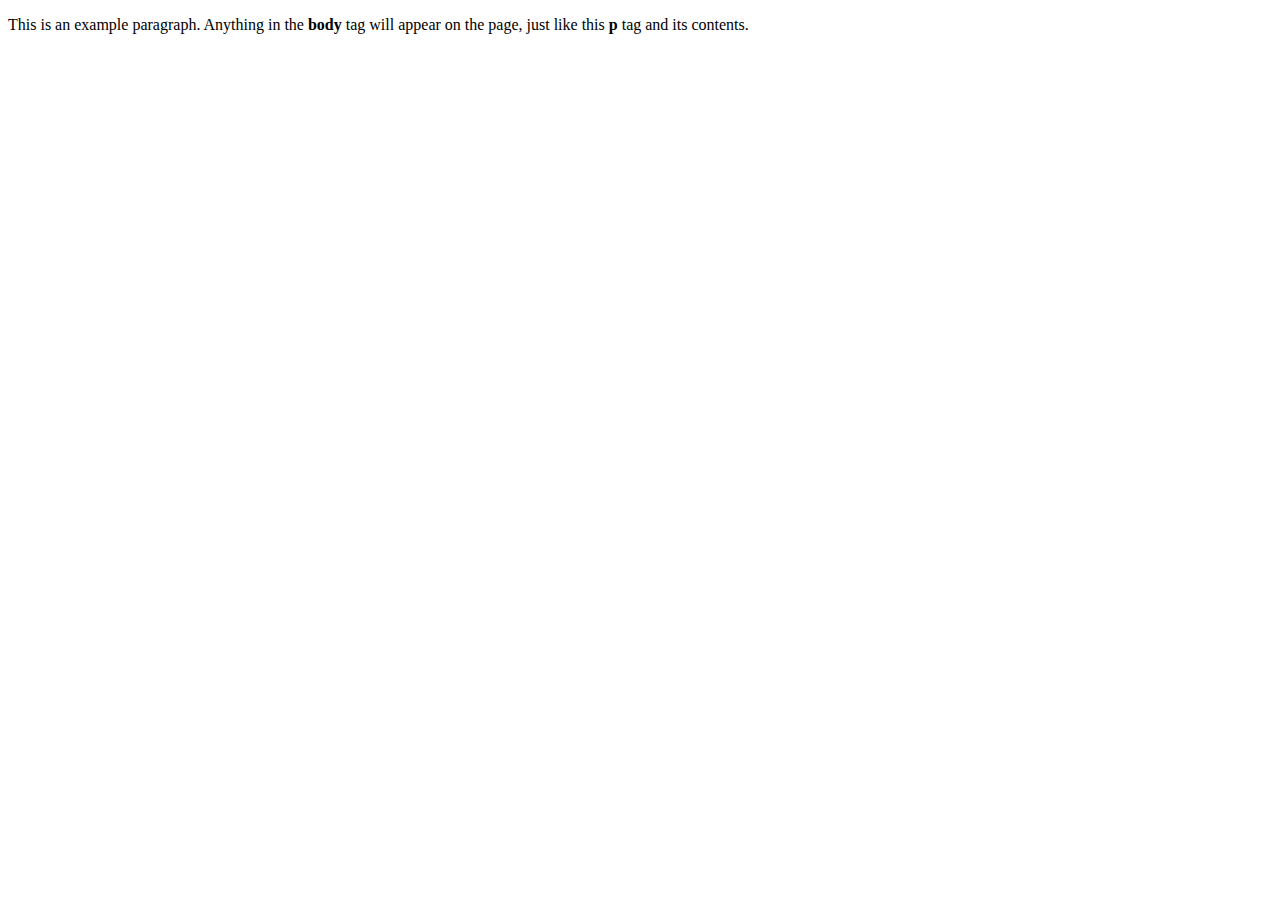
<file: index.html>
<!doctype html>
<html>
  <head>
    <title>This is the title of the webpage!</title>
  </head>
  <body>
    <p>This is an example paragraph. Anything in the <strong>body</strong> tag will appear on the page, just like this <strong>p</strong> tag and its contents.</p>
  </body>
</html>
</file>
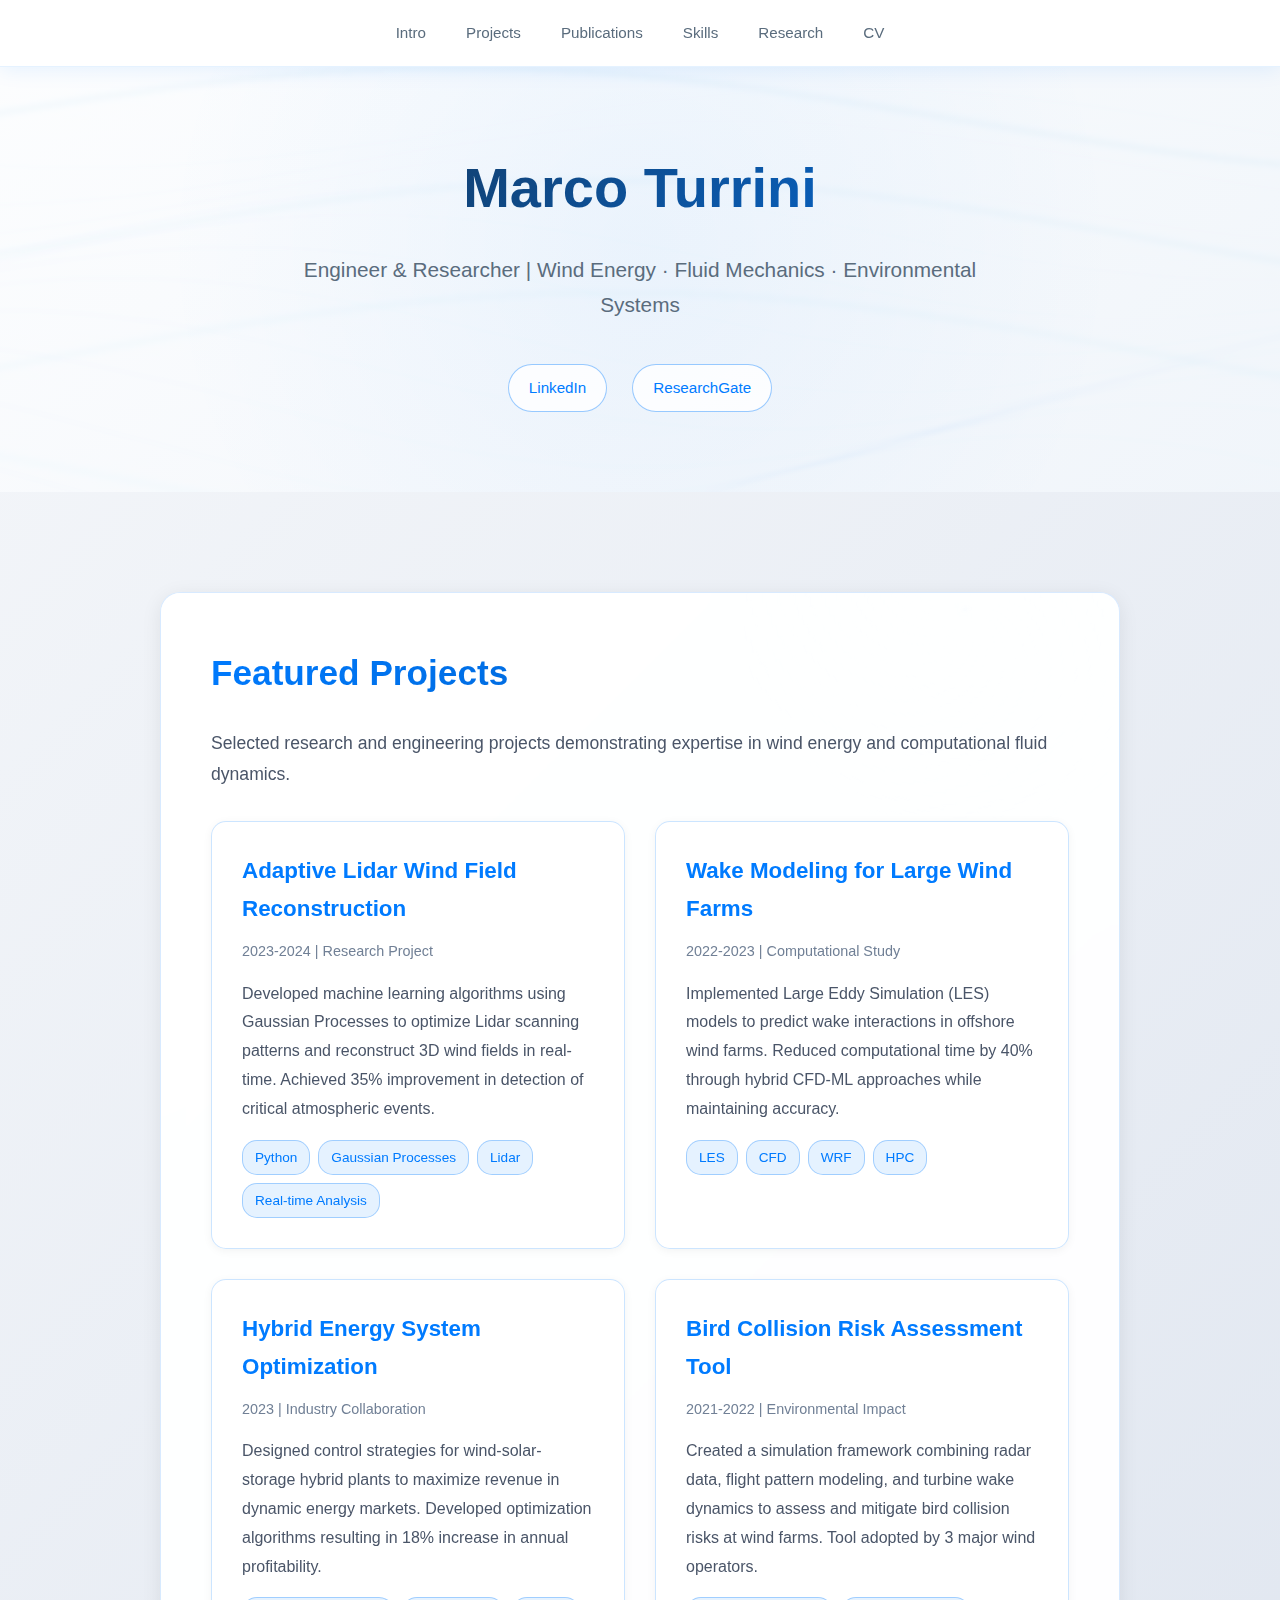
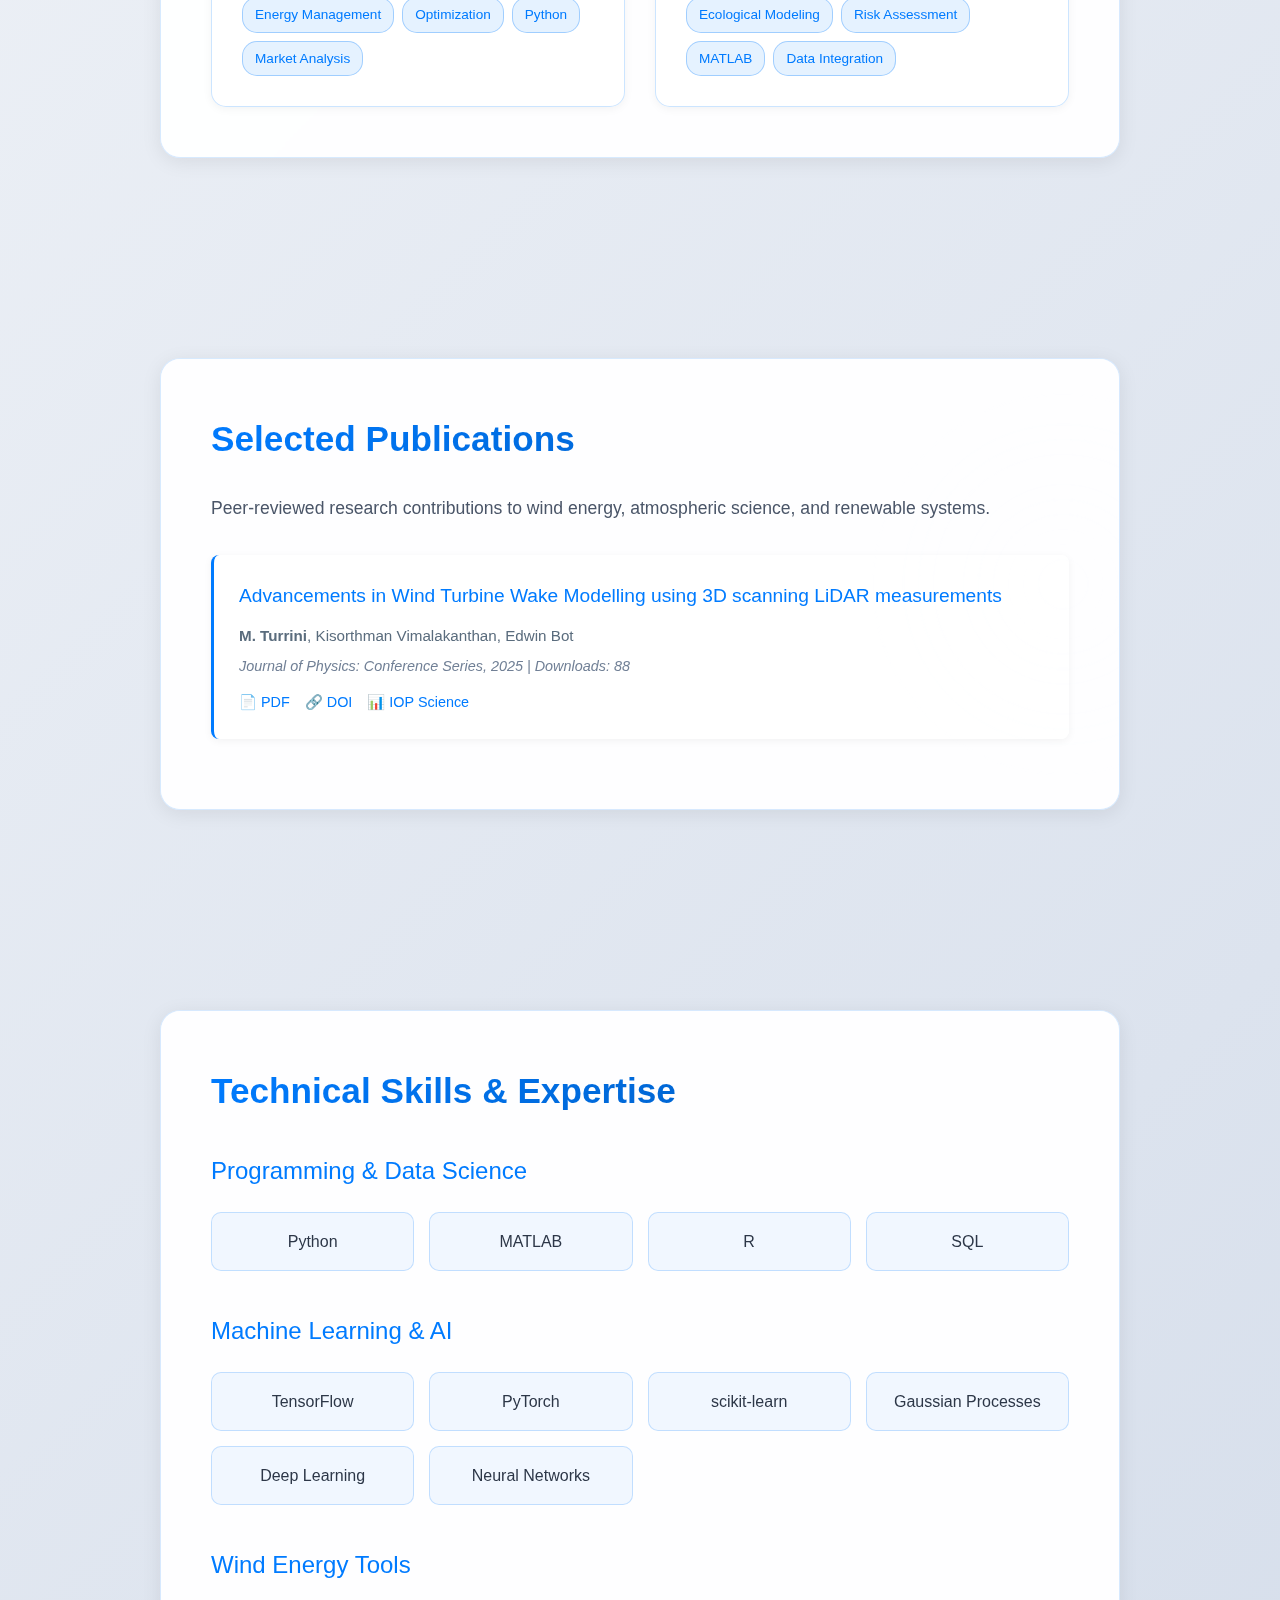
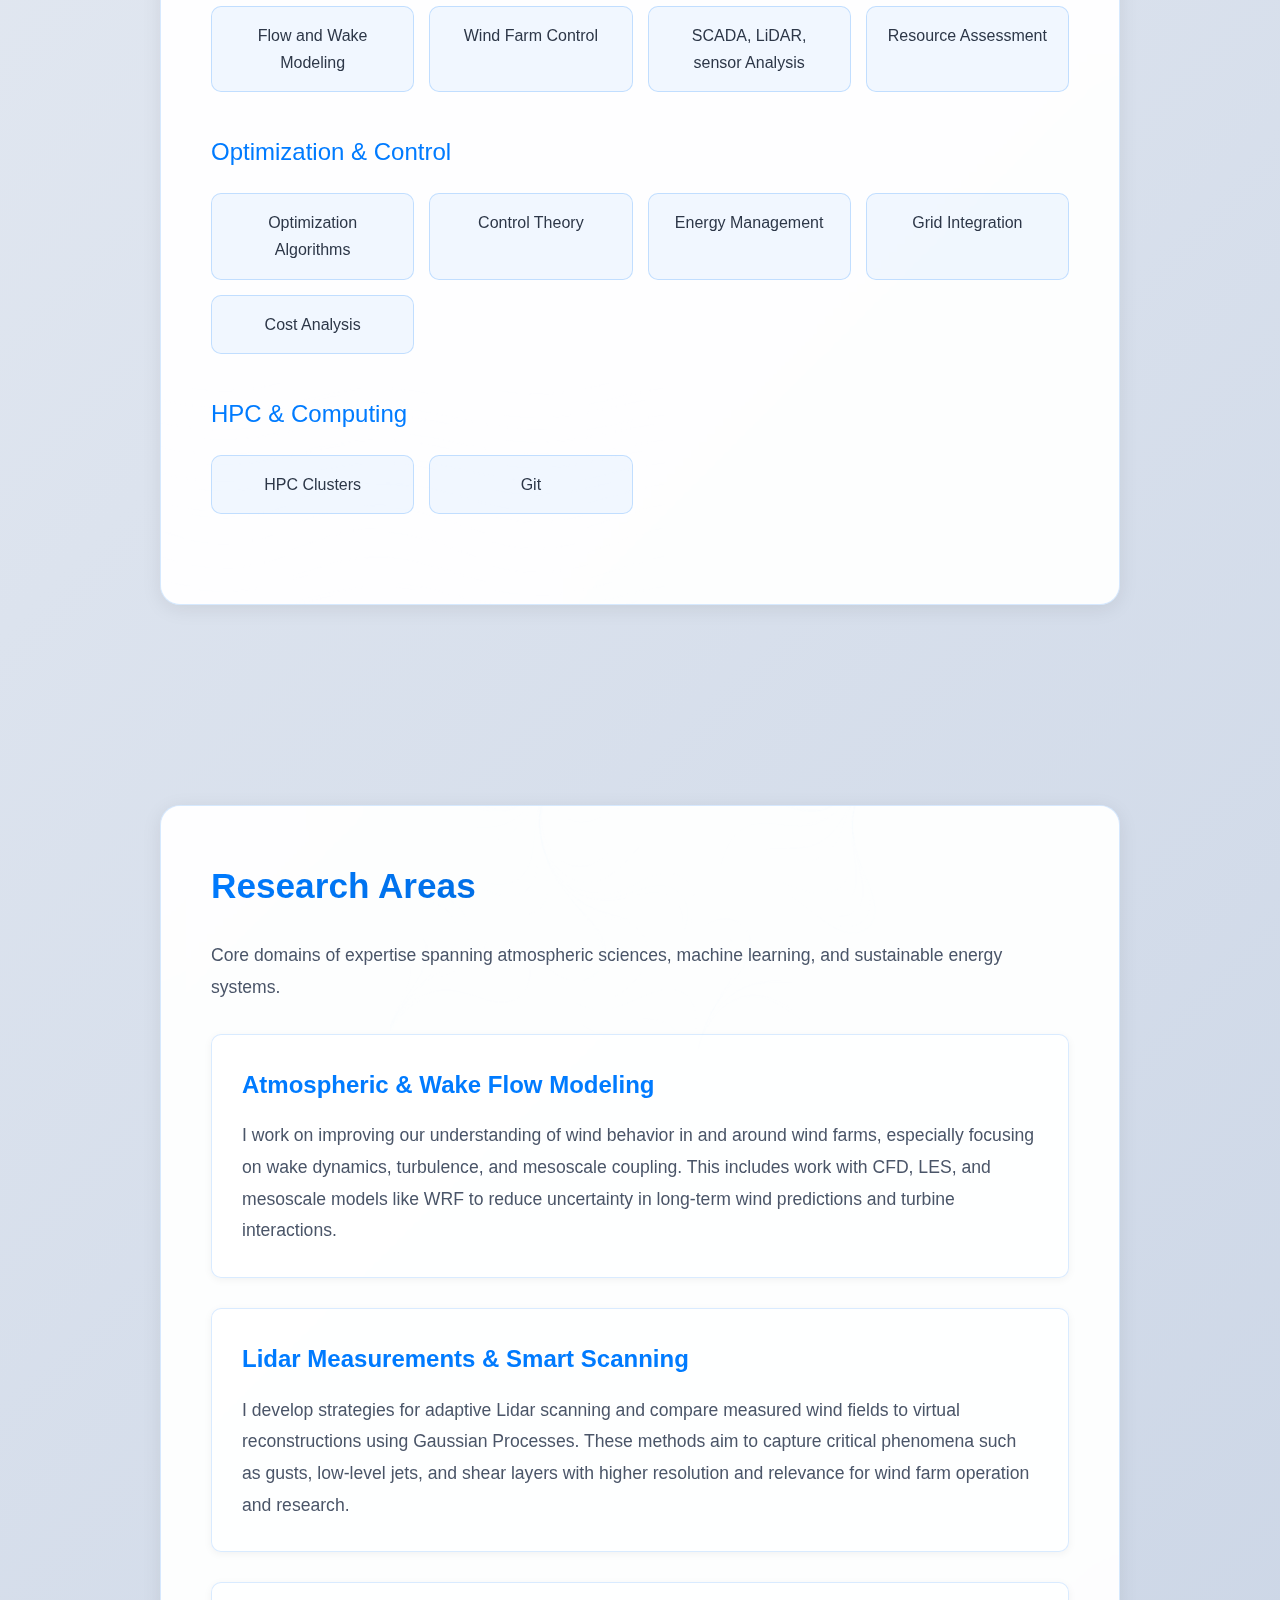
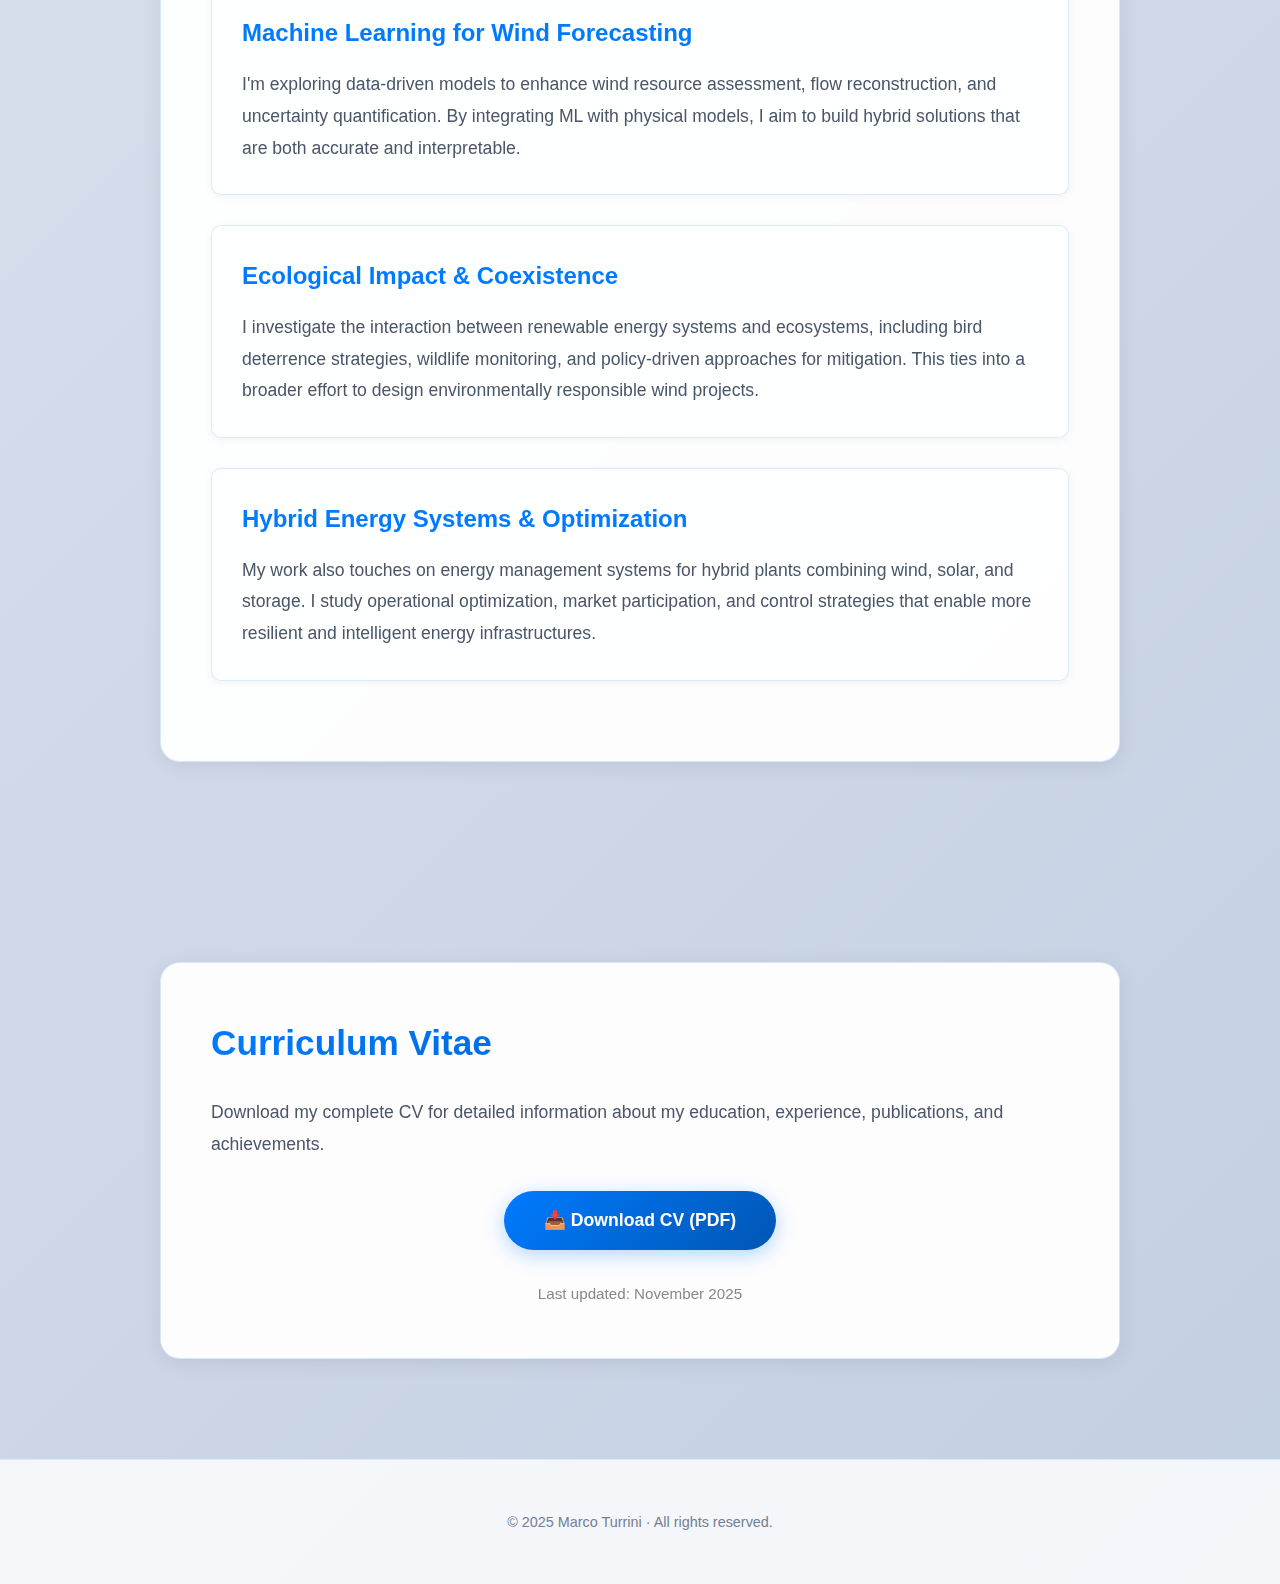
<file: index2.html>
<!DOCTYPE html>
<html lang="en">
<head>
  <meta charset="UTF-8" />
  <meta name="viewport" content="width=device-width, initial-scale=1" />
  <title>Marco Turrini | Engineering Research</title>
  <style>
    * {
      margin: 0;
      padding: 0;
      box-sizing: border-box;
    }
    
    html {
      scroll-behavior: smooth;
    }
    
    body {
      font-family: -apple-system, BlinkMacSystemFont, 'Segoe UI', Roboto, Oxygen, Ubuntu, Cantarell, sans-serif;
      background: linear-gradient(135deg, #f5f7fa 0%, #c3cfe2 100%);
      color: #2c3e50;
      line-height: 1.7;
      overflow-x: hidden;
    }
    
    /* Navigation */
    nav {
      position: fixed;
      top: 0;
      width: 100%;
      background: rgba(255, 255, 255, 0.95);
      backdrop-filter: blur(10px);
      padding: 15px 0;
      box-shadow: 0 2px 20px rgba(0, 123, 255, 0.1);
      z-index: 1000;
      border-bottom: 1px solid rgba(0, 123, 255, 0.1);
    }
    
    nav .nav-container {
      max-width: 1200px;
      margin: 0 auto;
      display: flex;
      justify-content: center;
      gap: 40px;
      padding: 0 20px;
      flex-wrap: wrap;
    }
    
    nav a {
      text-decoration: none;
      color: #5a6c7d;
      font-weight: 500;
      font-size: 0.95em;
      transition: all 0.3s ease;
      position: relative;
      padding: 5px 0;
    }
    
    nav a::after {
      content: '';
      position: absolute;
      bottom: 0;
      left: 0;
      width: 0;
      height: 2px;
      background: linear-gradient(90deg, #007bff, #0056b3);
      transition: width 0.3s ease;
    }
    
    nav a:hover {
      color: #007bff;
    }
    
    nav a:hover::after {
      width: 100%;
    }
    
    /* Header */
    header {
      padding: 140px 20px 80px;
      text-align: center;
      background: linear-gradient(135deg, rgba(255, 255, 255, 0.9) 0%, rgba(240, 245, 250, 0.9) 100%), url('images/light-ocean-waves.jpg');
      background-size: cover;
      background-position: center;
      background-attachment: fixed;
      position: relative;
      overflow: hidden;
    }
    
    header::before {
      content: '';
      position: absolute;
      top: 0;
      left: 0;
      right: 0;
      bottom: 0;
      background: radial-gradient(circle at center, rgba(0, 123, 255, 0.05) 0%, transparent 70%);
      animation: pulse 8s ease-in-out infinite;
    }
    
    header::after {
      content: '';
      position: absolute;
      top: -10%;
      left: -5%;
      width: 110%;
      height: 120%;
      background: url('images/wave-overlay.png');
      background-size: cover;
      background-position: center;
      opacity: 0.6;
      pointer-events: none;
      animation: wave-drift 20s ease-in-out infinite;
    }
    
    @keyframes wave-drift {
      0%, 100% { transform: translateX(0) translateY(0); }
      50% { transform: translateX(-20px) translateY(10px); }
    }
    
    @keyframes pulse {
      0%, 100% { transform: scale(1); opacity: 0.5; }
      50% { transform: scale(1.1); opacity: 0.8; }
    }
    
    header .content {
      position: relative;
      z-index: 1;
    }
    
    header h1 {
      font-size: 3.5em;
      margin-bottom: 0.3em;
      font-weight: 700;
      background: linear-gradient(135deg, #1a252f 0%, #007bff 100%);
      -webkit-background-clip: text;
      -webkit-text-fill-color: transparent;
      background-clip: text;
    }
    
    header .subtitle {
      font-size: 1.3em;
      margin-bottom: 2em;
      color: #5a6c7d;
      font-weight: 400;
      max-width: 700px;
      margin-left: auto;
      margin-right: auto;
    }
    
    .links {
      display: flex;
      justify-content: center;
      gap: 25px;
      flex-wrap: wrap;
    }
    
    .links a {
      color: #007bff;
      text-decoration: none;
      transition: all 0.3s ease;
      padding: 10px 20px;
      border: 1px solid rgba(0, 123, 255, 0.4);
      border-radius: 25px;
      font-size: 0.95em;
      font-weight: 500;
      background: rgba(255, 255, 255, 0.8);
    }
    
    .links a:hover {
      background: rgba(0, 123, 255, 0.1);
      border-color: #007bff;
      transform: translateY(-2px);
      box-shadow: 0 5px 15px rgba(0, 123, 255, 0.2);
    }
    
    /* Sections */
    .section-wrapper {
      max-width: 1000px;
      margin: 0 auto;
      padding: 0 20px;
    }
    
    section {
      padding: 100px 0;
      position: relative;
    }
    
    section::before {
      content: '';
      position: absolute;
      left: 0;
      top: 50%;
      width: 100%;
      height: 1px;
      background: linear-gradient(90deg, transparent 0%, rgba(0, 123, 255, 0.2) 50%, transparent 100%);
    }
    
    .section-content {
      background: rgba(255, 255, 255, 0.9);
      backdrop-filter: blur(10px);
      padding: 50px;
      border-radius: 20px;
      border: 1px solid rgba(0, 123, 255, 0.15);
      transition: all 0.4s ease;
      position: relative;
      z-index: 1;
      overflow: hidden;
      box-shadow: 0 4px 20px rgba(0, 0, 0, 0.08);
    }
    
    .section-content::before {
      content: '';
      position: absolute;
      top: 0;
      left: 0;
      right: 0;
      bottom: 0;
      background: rgba(255, 255, 255, 0.5);
      z-index: -1;
    }
    
    /* Add decorative overlays to specific sections */
    #projects .section-content::after {
      content: '';
      position: absolute;
      top: -20%;
      right: -10%;
      width: 500px;
      height: 500px;
      background: url('images/vortex-overlay.png');
      background-size: contain;
      background-repeat: no-repeat;
      opacity: 0.3;
      pointer-events: none;
      z-index: 0;
    }
    
    #skills .section-content::after {
      content: '';
      position: absolute;
      bottom: -15%;
      left: -10%;
      width: 600px;
      height: 400px;
      background: url('images/streamlines-overlay.png');
      background-size: contain;
      background-repeat: no-repeat;
      opacity: 0.25;
      pointer-events: none;
      z-index: 0;
    }
    
    #publications .section-content::after {
      content: '';
      position: absolute;
      top: 50%;
      right: -15%;
      width: 400px;
      height: 400px;
      background: url('images/ripples-overlay.png');
      background-size: contain;
      background-repeat: no-repeat;
      opacity: 0.2;
      pointer-events: none;
      z-index: 0;
      transform: translateY(-50%);
    }
    
    #research .section-content::after {
      content: '';
      position: absolute;
      top: -10%;
      left: 50%;
      width: 500px;
      height: 400px;
      background: url('images/turbulence-overlay.png');
      background-size: contain;
      background-repeat: no-repeat;
      opacity: 0.2;
      pointer-events: none;
      z-index: 0;
      transform: translateX(-50%);
    }
    
    /* Ensure content stays on top */
    .section-content > * {
      position: relative;
      z-index: 1;
    }
    
    .section-content:hover {
      transform: translateY(-5px);
      box-shadow: 0 10px 40px rgba(0, 123, 255, 0.15);
      border-color: rgba(0, 123, 255, 0.3);
    }
    
    .section-content:hover::before {
      background: rgba(255, 255, 255, 0.7);
    }
    
    section h2 {
      font-size: 2.2em;
      margin-bottom: 0.7em;
      background: linear-gradient(135deg, #007bff 0%, #0056b3 100%);
      -webkit-background-clip: text;
      -webkit-text-fill-color: transparent;
      background-clip: text;
      font-weight: 600;
    }
    
    section p {
      font-size: 1.1em;
      line-height: 1.8;
      color: #4a5568;
      font-weight: 400;
    }
    
    /* Projects Section */
    .projects-grid {
      display: grid;
      grid-template-columns: repeat(auto-fit, minmax(300px, 1fr));
      gap: 30px;
      margin-top: 30px;
    }
    
    .project-card {
      background: rgba(255, 255, 255, 0.8);
      border: 1px solid rgba(0, 123, 255, 0.2);
      border-radius: 15px;
      padding: 30px;
      transition: all 0.3s ease;
      box-shadow: 0 2px 10px rgba(0, 0, 0, 0.05);
      position: relative;
      overflow: hidden;
    }
    
    .project-card::before {
      content: '';
      position: absolute;
      top: -50%;
      right: -50%;
      width: 200%;
      height: 200%;
      background: radial-gradient(circle, rgba(0, 123, 255, 0.03) 0%, transparent 70%);
      opacity: 0;
      transition: opacity 0.5s ease;
    }
    
    .project-card:hover::before {
      opacity: 1;
    }
    
    .project-card:hover {
      transform: translateY(-5px);
      border-color: rgba(0, 123, 255, 0.5);
      box-shadow: 0 8px 30px rgba(0, 123, 255, 0.15);
      background: rgba(255, 255, 255, 0.95);
    }
    
    .project-card h3 {
      color: #007bff;
      font-size: 1.4em;
      margin-bottom: 0.5em;
    }
    
    .project-card .project-meta {
      color: #718096;
      font-size: 0.9em;
      margin-bottom: 1em;
    }
    
    .project-card p {
      font-size: 1em;
      color: #4a5568;
      margin-bottom: 1em;
    }
    
    .project-tags {
      display: flex;
      flex-wrap: wrap;
      gap: 8px;
      margin-top: 15px;
    }
    
    .tag {
      background: rgba(0, 123, 255, 0.1);
      color: #007bff;
      padding: 5px 12px;
      border-radius: 15px;
      font-size: 0.85em;
      border: 1px solid rgba(0, 123, 255, 0.3);
    }
    
    /* Publications Section */
    .publication-list {
      margin-top: 30px;
    }
    
    .publication-item {
      background: rgba(255, 255, 255, 0.7);
      border-left: 3px solid #007bff;
      padding: 25px;
      margin-bottom: 20px;
      border-radius: 8px;
      transition: all 0.3s ease;
      box-shadow: 0 2px 8px rgba(0, 0, 0, 0.05);
    }
    
    .publication-item:hover {
      background: rgba(255, 255, 255, 0.9);
      transform: translateX(5px);
      box-shadow: 0 4px 15px rgba(0, 123, 255, 0.1);
    }
    
    .publication-item h3 {
      color: #007bff;
      font-size: 1.2em;
      margin-bottom: 0.5em;
      font-weight: 500;
    }
    
    .publication-authors {
      color: #5a6c7d;
      font-size: 0.95em;
      margin-bottom: 0.3em;
    }
    
    .publication-venue {
      color: #718096;
      font-size: 0.9em;
      font-style: italic;
      margin-bottom: 0.5em;
    }
    
    .publication-links {
      display: flex;
      gap: 15px;
      margin-top: 10px;
    }
    
    .publication-links a {
      color: #007bff;
      text-decoration: none;
      font-size: 0.9em;
      transition: opacity 0.3s;
    }
    
    .publication-links a:hover {
      opacity: 0.7;
    }
    
    /* Skills Section */
    .skills-container {
      margin-top: 30px;
    }
    
    .skill-category {
      margin-bottom: 40px;
    }
    
    .skill-category h3 {
      color: #007bff;
      font-size: 1.5em;
      margin-bottom: 20px;
      font-weight: 500;
    }
    
    .skills-grid {
      display: grid;
      grid-template-columns: repeat(auto-fill, minmax(200px, 1fr));
      gap: 15px;
    }
    
    .skill-item {
      background: rgba(0, 123, 255, 0.05);
      border: 1px solid rgba(0, 123, 255, 0.2);
      padding: 15px 20px;
      border-radius: 10px;
      text-align: center;
      transition: all 0.3s ease;
      font-weight: 500;
      color: #2d3748;
    }
    
    .skill-item:hover {
      background: rgba(0, 123, 255, 0.1);
      border-color: #007bff;
      transform: translateY(-3px);
      box-shadow: 0 4px 12px rgba(0, 123, 255, 0.15);
    }
    
    /* CV Download Section */
    .cv-download {
      text-align: center;
      margin-top: 30px;
    }
    
    .download-btn {
      display: inline-block;
      background: linear-gradient(135deg, #007bff 0%, #0056b3 100%);
      color: white;
      padding: 15px 40px;
      border-radius: 30px;
      text-decoration: none;
      font-weight: 600;
      font-size: 1.1em;
      transition: all 0.3s ease;
      box-shadow: 0 5px 20px rgba(0, 123, 255, 0.3);
    }
    
    .download-btn:hover {
      transform: translateY(-3px);
      box-shadow: 0 8px 30px rgba(0, 123, 255, 0.5);
    }
    
    /* Collapsible Research Areas */
    .research-toggle {
      background: rgba(0, 123, 255, 0.1);
      border: 1px solid rgba(0, 123, 255, 0.3);
      padding: 15px 25px;
      border-radius: 10px;
      margin-top: 30px;
      cursor: pointer;
      text-align: center;
      transition: all 0.3s ease;
      font-weight: 500;
      color: #007bff;
    }
    
    .research-toggle:hover {
      background: rgba(0, 123, 255, 0.15);
    }
    
    .research-areas {
      margin-top: 30px;
    }
    
    .research-area {
      margin-bottom: 30px;
      padding: 30px;
      background: rgba(255, 255, 255, 0.6);
      border-radius: 10px;
      border: 1px solid rgba(0, 123, 255, 0.15);
      box-shadow: 0 2px 8px rgba(0, 0, 0, 0.05);
    }
    
    .research-area h3 {
      color: #007bff;
      font-size: 1.5em;
      margin-bottom: 15px;
    }
    
    /* Footer */
    footer {
      text-align: center;
      padding: 50px 20px;
      font-size: 0.9em;
      color: #718096;
      background: rgba(255, 255, 255, 0.8);
      border-top: 1px solid rgba(0, 123, 255, 0.1);
    }
    
    /* Responsive Design */
    @media (max-width: 768px) {
      header h1 {
        font-size: 2.5em;
      }
      
      header .subtitle {
        font-size: 1.1em;
      }
      
      nav .nav-container {
        gap: 20px;
      }
      
      nav a {
        font-size: 0.9em;
      }
      
      section h2 {
        font-size: 1.8em;
      }
      
      .section-content {
        padding: 35px;
      }
      
      section p {
        font-size: 1em;
      }
    }
    
    @media (max-width: 480px) {
      header h1 {
        font-size: 2em;
      }
      
      .section-content {
        padding: 25px;
      }
      
      nav .nav-container {
        gap: 15px;
      }
    }
  </style>
</head>
<body>

  <nav>
    <div class="nav-container">
      <a href="#introduction">Intro</a>
      <a href="#projects">Projects</a>
      <a href="#publications">Publications</a>
      <a href="#skills">Skills</a>
      <a href="#research">Research</a>
      <a href="#cv">CV</a>
    </div>
  </nav>

  <header id="introduction">
    <div class="content">
      <h1>Marco Turrini</h1>
      <p class="subtitle">Engineer & Researcher | Wind Energy · Fluid Mechanics · Environmental Systems</p>
      <div class="links">
        <a href="https://www.linkedin.com/in/marcoturrini" target="_blank">LinkedIn</a>
        <a href="https://www.researchgate.net/profile/Marco-Turrini" target="_blank">ResearchGate</a>
      </div>
    </div>
  </header>

  <div class="section-wrapper">
    <!-- Projects Section -->
    <section id="projects">
      <div class="section-content">
        <h2>Featured Projects</h2>
        <p style="margin-bottom: 30px;">Selected research and engineering projects demonstrating expertise in wind energy and computational fluid dynamics.</p>
        
        <div class="projects-grid">
          <div class="project-card">
            <h3>Adaptive Lidar Wind Field Reconstruction</h3>
            <p class="project-meta">2023-2024 | Research Project</p>
            <p>Developed machine learning algorithms using Gaussian Processes to optimize Lidar scanning patterns and reconstruct 3D wind fields in real-time. Achieved 35% improvement in detection of critical atmospheric events.</p>
            <div class="project-tags">
              <span class="tag">Python</span>
              <span class="tag">Gaussian Processes</span>
              <span class="tag">Lidar</span>
              <span class="tag">Real-time Analysis</span>
            </div>
          </div>
          
          <div class="project-card">
            <h3>Wake Modeling for Large Wind Farms</h3>
            <p class="project-meta">2022-2023 | Computational Study</p>
            <p>Implemented Large Eddy Simulation (LES) models to predict wake interactions in offshore wind farms. Reduced computational time by 40% through hybrid CFD-ML approaches while maintaining accuracy.</p>
            <div class="project-tags">
              <span class="tag">LES</span>
              <span class="tag">CFD</span>
              <span class="tag">WRF</span>
              <span class="tag">HPC</span>
            </div>
          </div>
          
          <div class="project-card">
            <h3>Hybrid Energy System Optimization</h3>
            <p class="project-meta">2023 | Industry Collaboration</p>
            <p>Designed control strategies for wind-solar-storage hybrid plants to maximize revenue in dynamic energy markets. Developed optimization algorithms resulting in 18% increase in annual profitability.</p>
            <div class="project-tags">
              <span class="tag">Energy Management</span>
              <span class="tag">Optimization</span>
              <span class="tag">Python</span>
              <span class="tag">Market Analysis</span>
            </div>
          </div>
          
          <div class="project-card">
            <h3>Bird Collision Risk Assessment Tool</h3>
            <p class="project-meta">2021-2022 | Environmental Impact</p>
            <p>Created a simulation framework combining radar data, flight pattern modeling, and turbine wake dynamics to assess and mitigate bird collision risks at wind farms. Tool adopted by 3 major wind operators.</p>
            <div class="project-tags">
              <span class="tag">Ecological Modeling</span>
              <span class="tag">Risk Assessment</span>
              <span class="tag">MATLAB</span>
              <span class="tag">Data Integration</span>
            </div>
          </div>
        </div>
      </div>
    </section>

    <!-- Publications Section -->
    <section id="publications">
      <div class="section-content">
        <h2>Selected Publications</h2>
        <p style="margin-bottom: 30px;">Peer-reviewed research contributions to wind energy, atmospheric science, and renewable systems.</p>
        
        <div class="publication-list">
          <div class="publication-item">
            <h3>Advancements in Wind Turbine Wake Modelling using 3D scanning LiDAR measurements</h3>
            <p class="publication-authors"><strong>M. Turrini</strong>, Kisorthman Vimalakanthan, Edwin Bot</p>
            <p class="publication-venue">Journal of Physics: Conference Series, 2025 | Downloads: 88</p>
            <div class="publication-links">
              <a href="https://iopscience.iop.org/article/10.1088/1742-6596/3016/1/012005/pdf" target="_blank">📄 PDF</a>
              <a href="https://doi.org/10.1088/1742-6596/3016/1/012005" target="_blank">🔗 DOI</a>
              <a href="https://iopscience.iop.org/article/10.1088/1742-6596/3016/1/012005" target="_blank">📊 IOP Science</a>
            </div>
          </div>
          
        </div>
      </div>
    </section>

    <!-- Skills Section -->
    <section id="skills">
      <div class="section-content">
        <h2>Technical Skills & Expertise</h2>
        
        <div class="skills-container">
          <div class="skill-category">
            <h3>Programming & Data Science</h3>
            <div class="skills-grid">
              <div class="skill-item">Python</div>
              <div class="skill-item">MATLAB</div>
              <div class="skill-item">R</div>
              <div class="skill-item">SQL</div>
            </div>
          </div>
          
          <div class="skill-category">
            <h3>Machine Learning & AI</h3>
            <div class="skills-grid">
              <div class="skill-item">TensorFlow</div>
              <div class="skill-item">PyTorch</div>
              <div class="skill-item">scikit-learn</div>
              <div class="skill-item">Gaussian Processes</div>
              <div class="skill-item">Deep Learning</div>
              <div class="skill-item">Neural Networks</div>
            </div>
          </div>
          
          
          <div class="skill-category">
            <h3>Wind Energy Tools</h3>
            <div class="skills-grid">
              <div class="skill-item">Flow and Wake Modeling</div>
              <div class="skill-item">Wind Farm Control</div>
              <div class="skill-item">SCADA, LiDAR, sensor Analysis</div>
              <div class="skill-item">Resource Assessment</div>
            </div>
          </div>
          
          <div class="skill-category">
            <h3>Optimization & Control</h3>
            <div class="skills-grid">
              <div class="skill-item">Optimization Algorithms</div>
              <div class="skill-item">Control Theory</div>
              <div class="skill-item">Energy Management</div>
              <div class="skill-item">Grid Integration</div>
              <div class="skill-item">Cost Analysis</div>
            </div>
          </div>
          
          
          <div class="skill-category">
            <h3>HPC & Computing</h3>
            <div class="skills-grid">
              <div class="skill-item">HPC Clusters</div>
              <div class="skill-item">Git</div>
            </div>
          </div>
        </div>
      </div>
    </section>

    <!-- Research Areas (Collapsible) -->
    <section id="research">
      <div class="section-content">
        <h2>Research Areas</h2>
        <p>Core domains of expertise spanning atmospheric sciences, machine learning, and sustainable energy systems.</p>
        
        <div class="research-areas">
          <div class="research-area">
            <h3>Atmospheric & Wake Flow Modeling</h3>
            <p>
              I work on improving our understanding of wind behavior in and around wind farms, especially focusing on wake dynamics, turbulence, and mesoscale coupling. This includes work with CFD, LES, and mesoscale models like WRF to reduce uncertainty in long-term wind predictions and turbine interactions.
            </p>
          </div>

          <div class="research-area">
            <h3>Lidar Measurements & Smart Scanning</h3>
            <p>
              I develop strategies for adaptive Lidar scanning and compare measured wind fields to virtual reconstructions using Gaussian Processes. These methods aim to capture critical phenomena such as gusts, low-level jets, and shear layers with higher resolution and relevance for wind farm operation and research.
            </p>
          </div>

          <div class="research-area">
            <h3>Machine Learning for Wind Forecasting</h3>
            <p>
              I'm exploring data-driven models to enhance wind resource assessment, flow reconstruction, and uncertainty quantification. By integrating ML with physical models, I aim to build hybrid solutions that are both accurate and interpretable.
            </p>
          </div>

          <div class="research-area">
            <h3>Ecological Impact & Coexistence</h3>
            <p>
              I investigate the interaction between renewable energy systems and ecosystems, including bird deterrence strategies, wildlife monitoring, and policy-driven approaches for mitigation. This ties into a broader effort to design environmentally responsible wind projects.
            </p>
          </div>

          <div class="research-area">
            <h3>Hybrid Energy Systems & Optimization</h3>
            <p>
              My work also touches on energy management systems for hybrid plants combining wind, solar, and storage. I study operational optimization, market participation, and control strategies that enable more resilient and intelligent energy infrastructures.
            </p>
          </div>
        </div>
      </div>
    </section>

    <!-- CV Download Section -->
    <section id="cv">
      <div class="section-content">
        <h2>Curriculum Vitae</h2>
        <p>Download my complete CV for detailed information about my education, experience, publications, and achievements.</p>
        
        <div class="cv-download">
          <a href="Marco_Turrini_CV.pdf" class="download-btn" download>📥 Download CV (PDF)</a>
        </div>
        
        <p style="text-align: center; margin-top: 30px; color: #888; font-size: 0.95em;">
          Last updated: November 2025
        </p>
      </div>
    </section>
  </div>

  <footer>
    © 2025 Marco Turrini · All rights reserved.
  </footer>

</body>
</html>
</file>
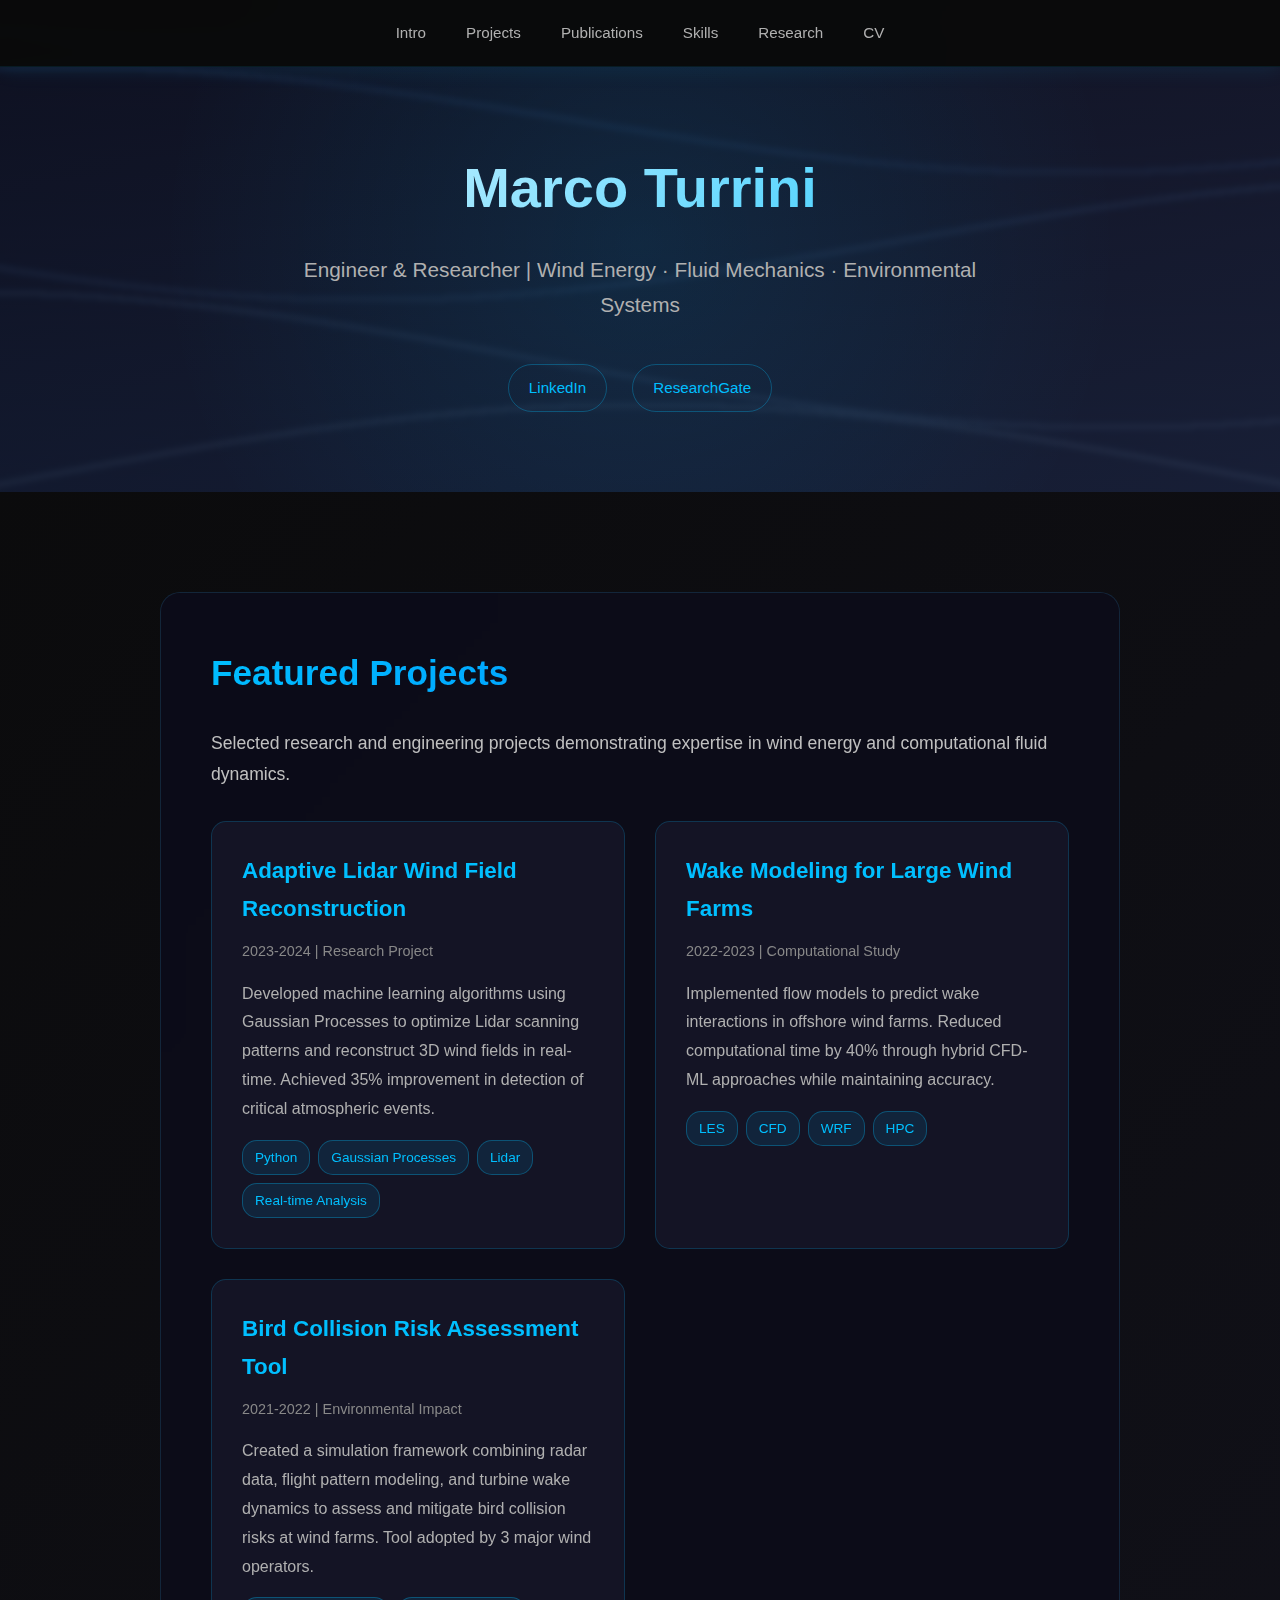
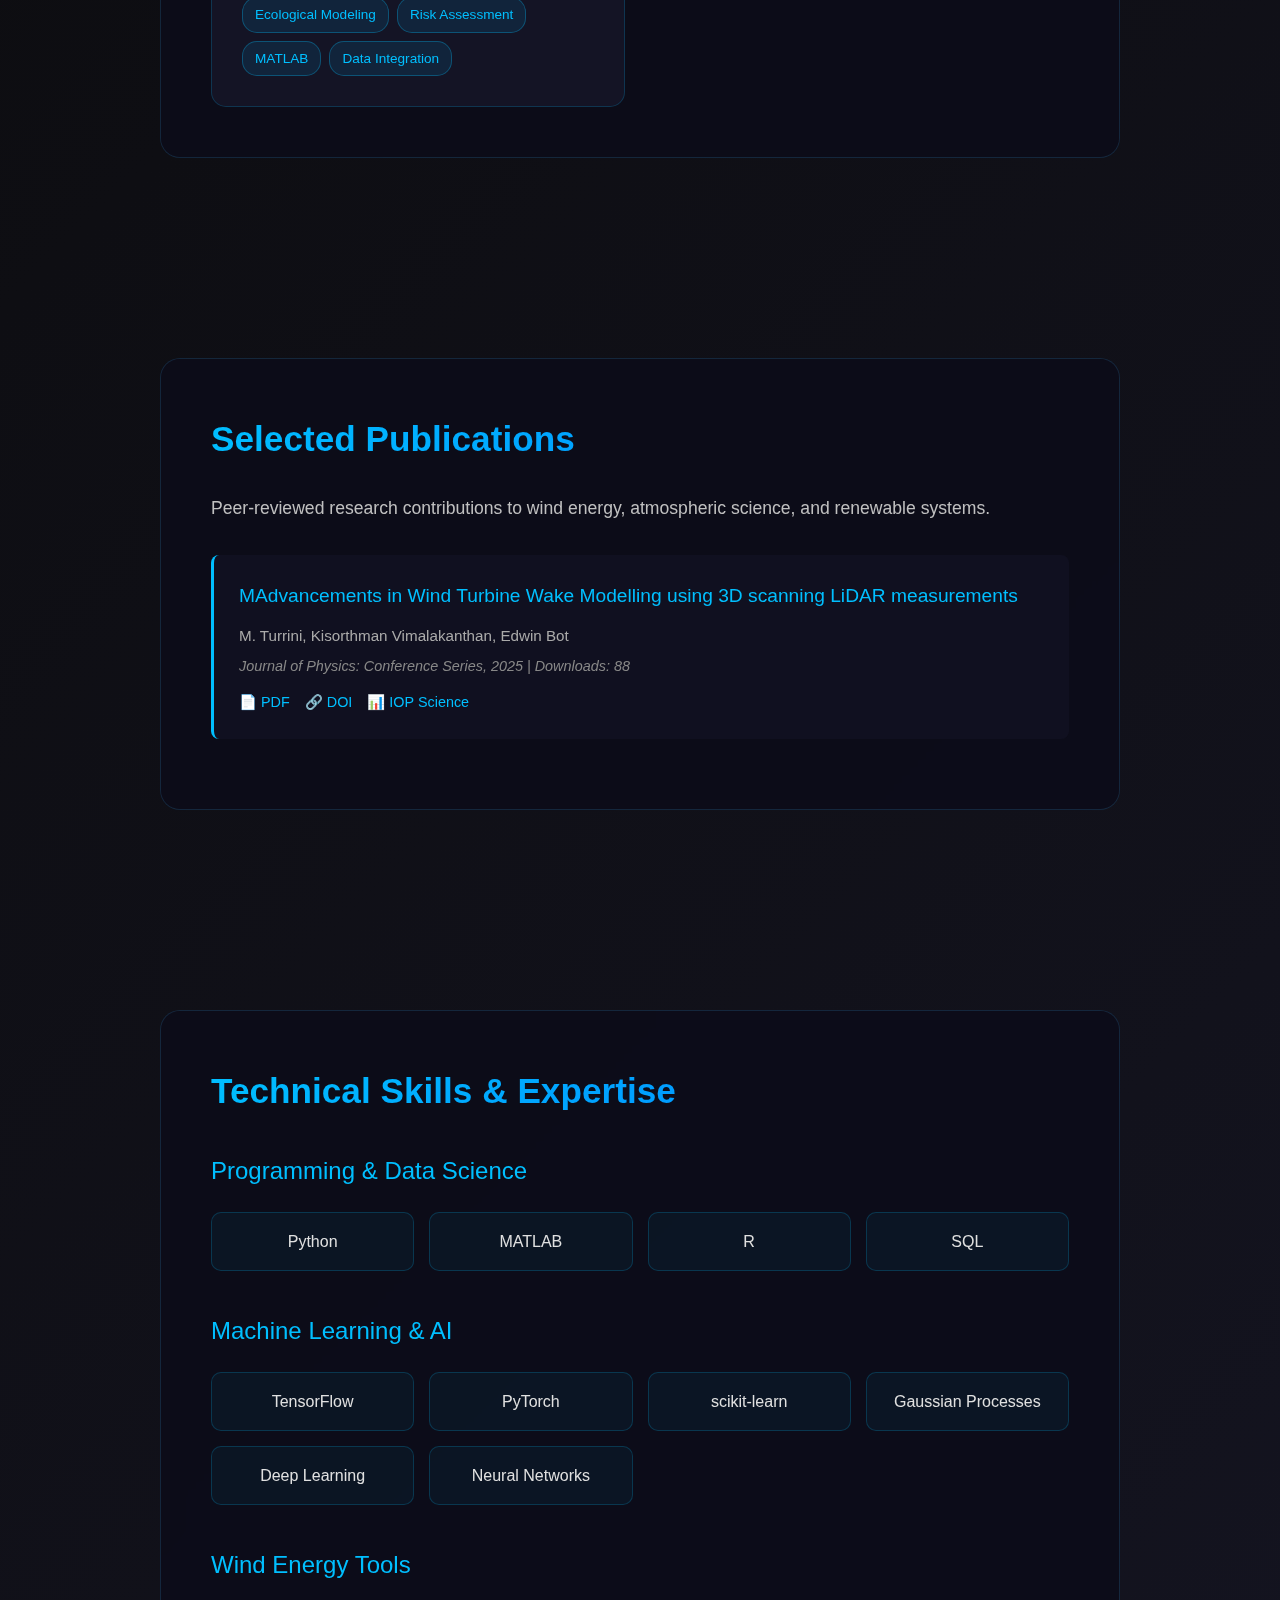
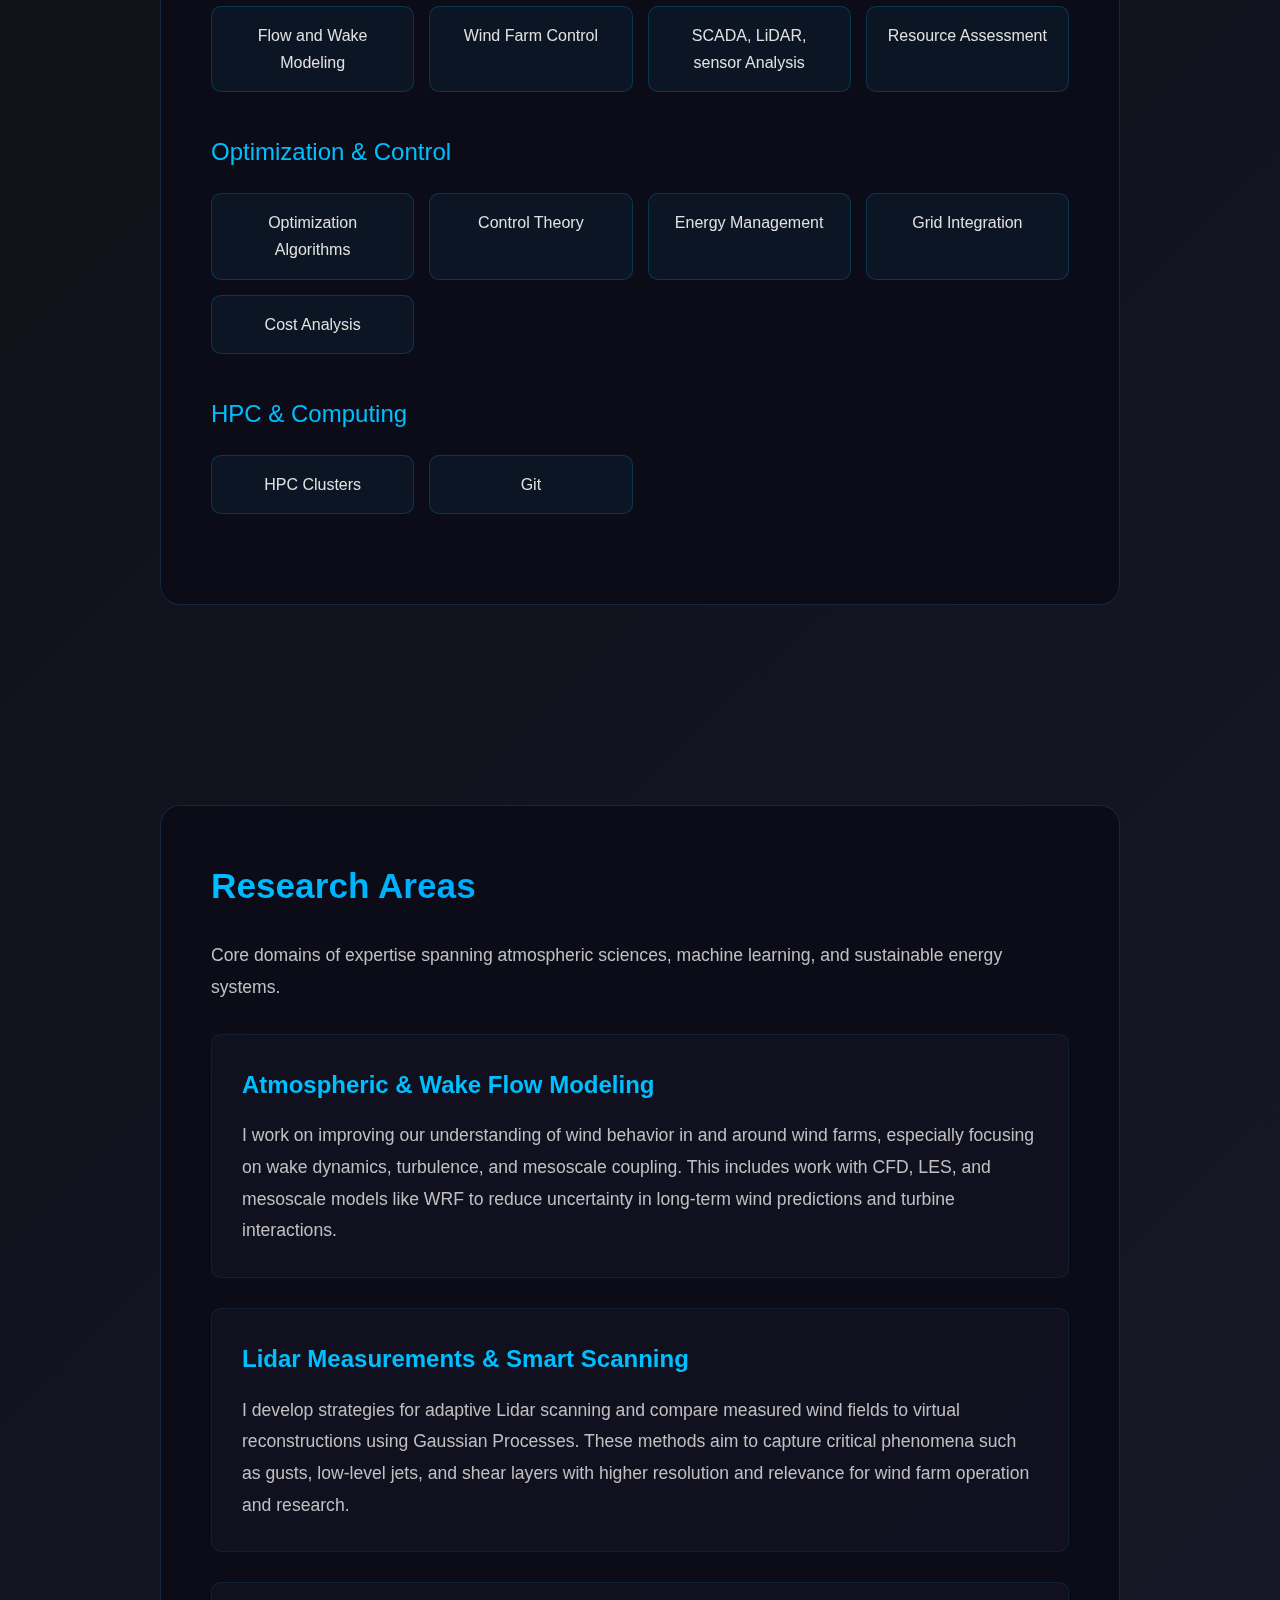
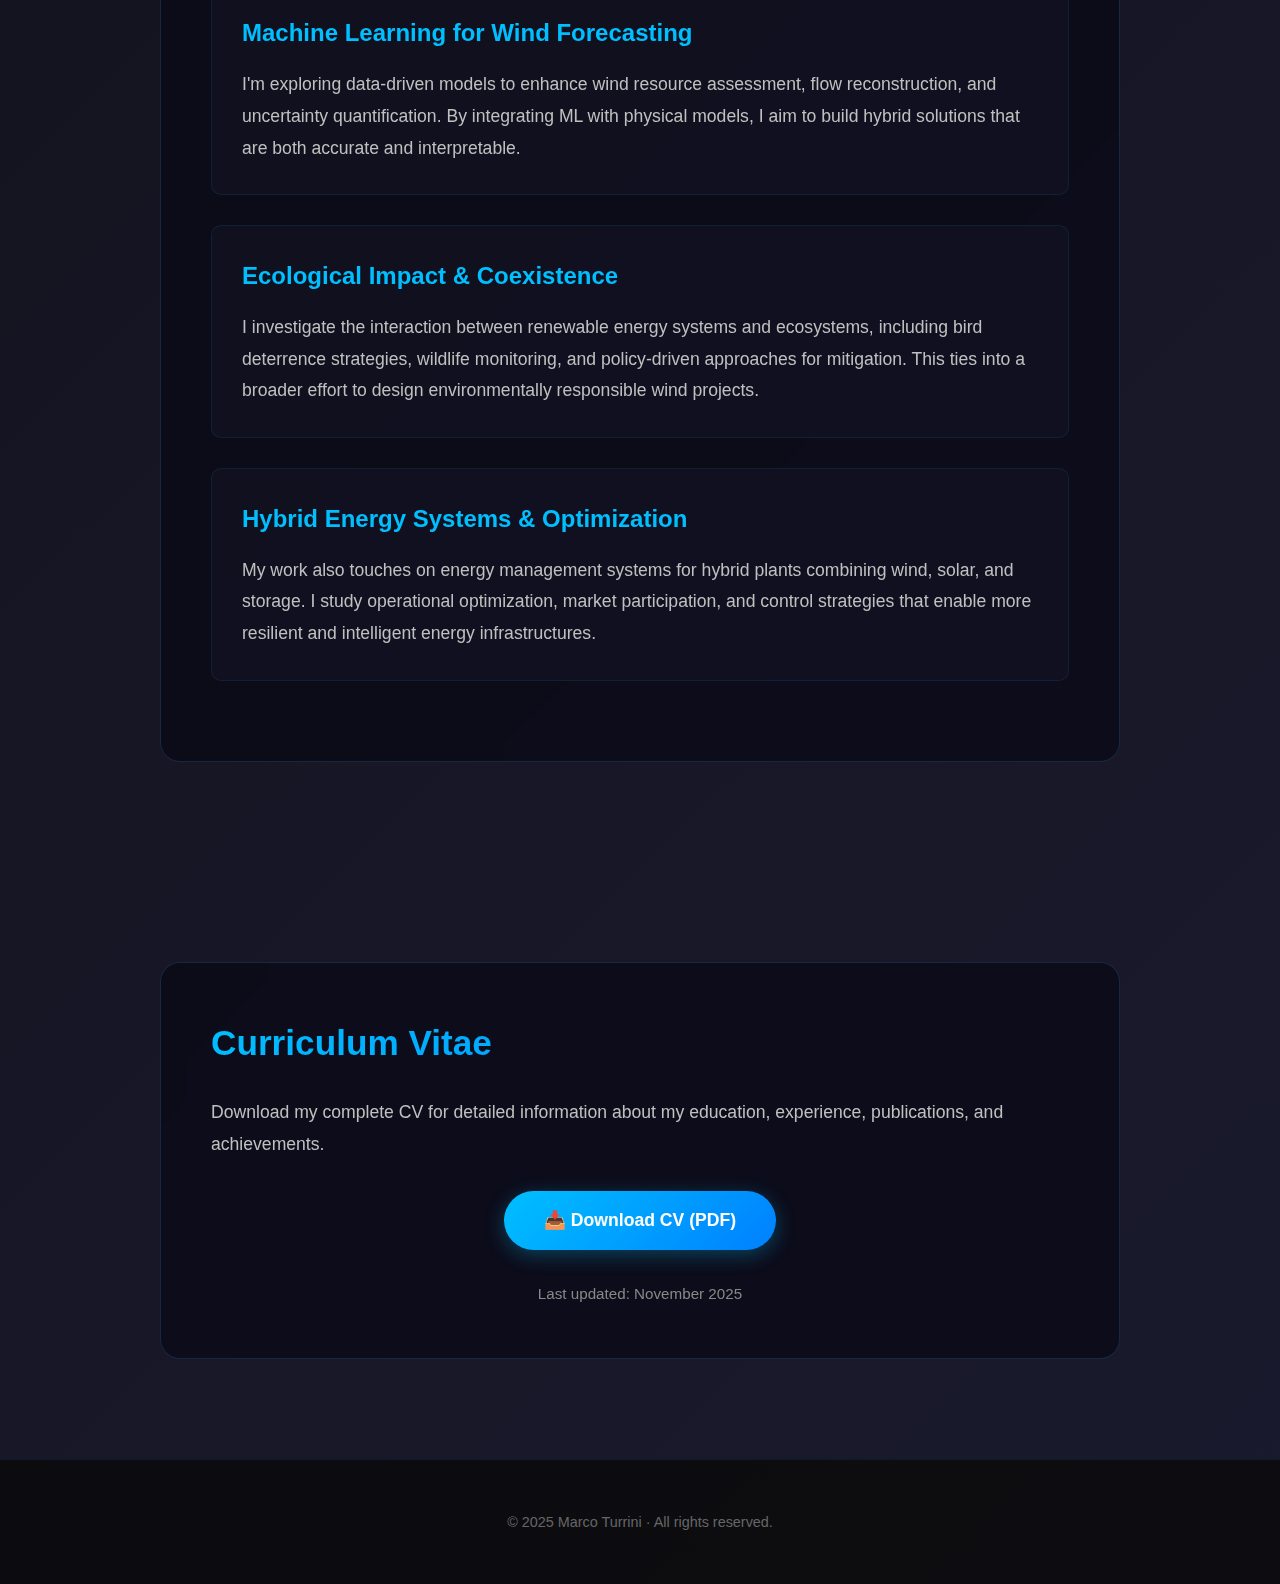
<file: saveindex.html>
<!DOCTYPE html>
<html lang="en">
<head>
  <meta charset="UTF-8" />
  <meta name="viewport" content="width=device-width, initial-scale=1" />
  <title>Marco Turrini | Engineering Research</title>
  <style>
    * {
      margin: 0;
      padding: 0;
      box-sizing: border-box;
    }
    
    html {
      scroll-behavior: smooth;
    }
    
    body {
      font-family: -apple-system, BlinkMacSystemFont, 'Segoe UI', Roboto, Oxygen, Ubuntu, Cantarell, sans-serif;
      background: linear-gradient(135deg, #0a0a0a 0%, #1a1a2e 100%);
      color: #e0e0e0;
      line-height: 1.7;
      overflow-x: hidden;
    }
    
    /* Navigation */
    nav {
      position: fixed;
      top: 0;
      width: 100%;
      background: rgba(10, 10, 10, 0.95);
      backdrop-filter: blur(10px);
      padding: 15px 0;
      box-shadow: 0 2px 20px rgba(0, 191, 255, 0.1);
      z-index: 1000;
      border-bottom: 1px solid rgba(0, 191, 255, 0.1);
    }
    
    nav .nav-container {
      max-width: 1200px;
      margin: 0 auto;
      display: flex;
      justify-content: center;
      gap: 40px;
      padding: 0 20px;
      flex-wrap: wrap;
    }
    
    nav a {
      text-decoration: none;
      color: #b0b0b0;
      font-weight: 500;
      font-size: 0.95em;
      transition: all 0.3s ease;
      position: relative;
      padding: 5px 0;
    }
    
    nav a::after {
      content: '';
      position: absolute;
      bottom: 0;
      left: 0;
      width: 0;
      height: 2px;
      background: linear-gradient(90deg, #00bfff, #0080ff);
      transition: width 0.3s ease;
    }
    
    nav a:hover {
      color: #00bfff;
    }
    
    nav a:hover::after {
      width: 100%;
    }
    
    /* Header */
    header {
      padding: 140px 20px 80px;
      text-align: center;
      background: linear-gradient(135deg, rgba(15, 15, 30, 0.85) 0%, rgba(26, 26, 46, 0.85) 100%), url('ocean-waves.jpg');
      background-size: cover;
      background-position: center;
      background-attachment: fixed;
      position: relative;
      overflow: hidden;
    }
    
    header::before {
      content: '';
      position: absolute;
      top: 0;
      left: 0;
      right: 0;
      bottom: 0;
      background: radial-gradient(circle at center, rgba(0, 191, 255, 0.1) 0%, transparent 70%);
      animation: pulse 8s ease-in-out infinite;
    }
    
    @keyframes pulse {
      0%, 100% { transform: scale(1); opacity: 0.5; }
      50% { transform: scale(1.1); opacity: 0.8; }
    }
    
    header .content {
      position: relative;
      z-index: 1;
    }
    
    header h1 {
      font-size: 3.5em;
      margin-bottom: 0.3em;
      font-weight: 700;
      background: linear-gradient(135deg, #ffffff 0%, #00bfff 100%);
      -webkit-background-clip: text;
      -webkit-text-fill-color: transparent;
      background-clip: text;
    }
    
    header .subtitle {
      font-size: 1.3em;
      margin-bottom: 2em;
      color: #b0b0b0;
      font-weight: 300;
      max-width: 700px;
      margin-left: auto;
      margin-right: auto;
    }
    
    .links {
      display: flex;
      justify-content: center;
      gap: 25px;
      flex-wrap: wrap;
    }
    
    .links a {
      color: #00bfff;
      text-decoration: none;
      transition: all 0.3s ease;
      padding: 10px 20px;
      border: 1px solid rgba(0, 191, 255, 0.3);
      border-radius: 25px;
      font-size: 0.95em;
      font-weight: 500;
    }
    
    .links a:hover {
      background: rgba(0, 191, 255, 0.1);
      border-color: #00bfff;
      transform: translateY(-2px);
      box-shadow: 0 5px 15px rgba(0, 191, 255, 0.2);
    }
    
    /* Sections */
    .section-wrapper {
      max-width: 1000px;
      margin: 0 auto;
      padding: 0 20px;
    }
    
    section {
      padding: 100px 0;
      position: relative;
    }
    
    section::before {
      content: '';
      position: absolute;
      left: 0;
      top: 50%;
      width: 100%;
      height: 1px;
      background: linear-gradient(90deg, transparent 0%, rgba(0, 191, 255, 0.1) 50%, transparent 100%);
    }
    
    .section-content {
      background: rgba(26, 26, 46, 0.7);
      backdrop-filter: blur(10px);
      padding: 50px;
      border-radius: 20px;
      border: 1px solid rgba(0, 191, 255, 0.1);
      transition: all 0.4s ease;
      position: relative;
      z-index: 1;
      overflow: hidden;
    }
    
    .section-content::before {
      content: '';
      position: absolute;
      top: 0;
      left: 0;
      right: 0;
      bottom: 0;
      background: rgba(10, 10, 20, 0.75);
      z-index: -1;
    }
    
    .section-content:hover {
      transform: translateY(-5px);
      box-shadow: 0 10px 40px rgba(0, 191, 255, 0.15);
      border-color: rgba(0, 191, 255, 0.3);
    }
    
    .section-content:hover::before {
      background: rgba(10, 10, 20, 0.65);
    }
    
    section h2 {
      font-size: 2.2em;
      margin-bottom: 0.7em;
      background: linear-gradient(135deg, #00bfff 0%, #0080ff 100%);
      -webkit-background-clip: text;
      -webkit-text-fill-color: transparent;
      background-clip: text;
      font-weight: 600;
    }
    
    section p {
      font-size: 1.1em;
      line-height: 1.8;
      color: #c0c0c0;
      font-weight: 300;
    }
    
    /* Projects Section */
    .projects-grid {
      display: grid;
      grid-template-columns: repeat(auto-fit, minmax(300px, 1fr));
      gap: 30px;
      margin-top: 30px;
    }
    
    .project-card {
      background: rgba(26, 26, 46, 0.6);
      border: 1px solid rgba(0, 191, 255, 0.2);
      border-radius: 15px;
      padding: 30px;
      transition: all 0.3s ease;
    }
    
    .project-card:hover {
      transform: translateY(-5px);
      border-color: rgba(0, 191, 255, 0.5);
      box-shadow: 0 8px 30px rgba(0, 191, 255, 0.2);
    }
    
    .project-card h3 {
      color: #00bfff;
      font-size: 1.4em;
      margin-bottom: 0.5em;
    }
    
    .project-card .project-meta {
      color: #888;
      font-size: 0.9em;
      margin-bottom: 1em;
    }
    
    .project-card p {
      font-size: 1em;
      color: #b0b0b0;
      margin-bottom: 1em;
    }
    
    .project-tags {
      display: flex;
      flex-wrap: wrap;
      gap: 8px;
      margin-top: 15px;
    }
    
    .tag {
      background: rgba(0, 191, 255, 0.1);
      color: #00bfff;
      padding: 5px 12px;
      border-radius: 15px;
      font-size: 0.85em;
      border: 1px solid rgba(0, 191, 255, 0.3);
    }
    
    /* Publications Section */
    .publication-list {
      margin-top: 30px;
    }
    
    .publication-item {
      background: rgba(26, 26, 46, 0.4);
      border-left: 3px solid #00bfff;
      padding: 25px;
      margin-bottom: 20px;
      border-radius: 8px;
      transition: all 0.3s ease;
    }
    
    .publication-item:hover {
      background: rgba(26, 26, 46, 0.6);
      transform: translateX(5px);
    }
    
    .publication-item h3 {
      color: #00bfff;
      font-size: 1.2em;
      margin-bottom: 0.5em;
      font-weight: 500;
    }
    
    .publication-authors {
      color: #aaa;
      font-size: 0.95em;
      margin-bottom: 0.3em;
    }
    
    .publication-venue {
      color: #888;
      font-size: 0.9em;
      font-style: italic;
      margin-bottom: 0.5em;
    }
    
    .publication-links {
      display: flex;
      gap: 15px;
      margin-top: 10px;
    }
    
    .publication-links a {
      color: #00bfff;
      text-decoration: none;
      font-size: 0.9em;
      transition: opacity 0.3s;
    }
    
    .publication-links a:hover {
      opacity: 0.7;
    }
    
    /* Skills Section */
    .skills-container {
      margin-top: 30px;
    }
    
    .skill-category {
      margin-bottom: 40px;
    }
    
    .skill-category h3 {
      color: #00bfff;
      font-size: 1.5em;
      margin-bottom: 20px;
      font-weight: 500;
    }
    
    .skills-grid {
      display: grid;
      grid-template-columns: repeat(auto-fill, minmax(200px, 1fr));
      gap: 15px;
    }
    
    .skill-item {
      background: rgba(0, 191, 255, 0.05);
      border: 1px solid rgba(0, 191, 255, 0.2);
      padding: 15px 20px;
      border-radius: 10px;
      text-align: center;
      transition: all 0.3s ease;
      font-weight: 500;
    }
    
    .skill-item:hover {
      background: rgba(0, 191, 255, 0.1);
      border-color: #00bfff;
      transform: translateY(-3px);
    }
    
    /* CV Download Section */
    .cv-download {
      text-align: center;
      margin-top: 30px;
    }
    
    .download-btn {
      display: inline-block;
      background: linear-gradient(135deg, #00bfff 0%, #0080ff 100%);
      color: white;
      padding: 15px 40px;
      border-radius: 30px;
      text-decoration: none;
      font-weight: 600;
      font-size: 1.1em;
      transition: all 0.3s ease;
      box-shadow: 0 5px 20px rgba(0, 191, 255, 0.3);
    }
    
    .download-btn:hover {
      transform: translateY(-3px);
      box-shadow: 0 8px 30px rgba(0, 191, 255, 0.5);
    }
    
    /* Collapsible Research Areas */
    .research-toggle {
      background: rgba(0, 191, 255, 0.1);
      border: 1px solid rgba(0, 191, 255, 0.3);
      padding: 15px 25px;
      border-radius: 10px;
      margin-top: 30px;
      cursor: pointer;
      text-align: center;
      transition: all 0.3s ease;
      font-weight: 500;
      color: #00bfff;
    }
    
    .research-toggle:hover {
      background: rgba(0, 191, 255, 0.15);
    }
    
    .research-areas {
      margin-top: 30px;
    }
    
    .research-area {
      margin-bottom: 30px;
      padding: 30px;
      background: rgba(26, 26, 46, 0.3);
      border-radius: 10px;
      border: 1px solid rgba(0, 191, 255, 0.1);
    }
    
    .research-area h3 {
      color: #00bfff;
      font-size: 1.5em;
      margin-bottom: 15px;
    }
    
    /* Footer */
    footer {
      text-align: center;
      padding: 50px 20px;
      font-size: 0.9em;
      color: #666;
      background: rgba(10, 10, 10, 0.8);
      border-top: 1px solid rgba(0, 191, 255, 0.1);
    }
    
    /* Responsive Design */
    @media (max-width: 768px) {
      header h1 {
        font-size: 2.5em;
      }
      
      header .subtitle {
        font-size: 1.1em;
      }
      
      nav .nav-container {
        gap: 20px;
      }
      
      nav a {
        font-size: 0.9em;
      }
      
      section h2 {
        font-size: 1.8em;
      }
      
      .section-content {
        padding: 35px;
      }
      
      section p {
        font-size: 1em;
      }
    }
    
    @media (max-width: 480px) {
      header h1 {
        font-size: 2em;
      }
      
      .section-content {
        padding: 25px;
      }
      
      nav .nav-container {
        gap: 15px;
      }
    }
  </style>
</head>
<body>

  <nav>
    <div class="nav-container">
      <a href="#introduction">Intro</a>
      <a href="#projects">Projects</a>
      <a href="#publications">Publications</a>
      <a href="#skills">Skills</a>
      <a href="#research">Research</a>
      <a href="#cv">CV</a>
    </div>
  </nav>

  <header id="introduction">
    <div class="content">
      <h1>Marco Turrini</h1>
      <p class="subtitle">Engineer & Researcher | Wind Energy · Fluid Mechanics · Environmental Systems</p>
      <div class="links">
        <a href="https://www.linkedin.com/in/marcoturrini" target="_blank">LinkedIn</a>
        <a href="https://www.researchgate.net/profile/Marco-Turrini" target="_blank">ResearchGate</a>
      </div>
    </div>
  </header>

  <div class="section-wrapper">
    <!-- Projects Section -->
    <section id="projects">
      <div class="section-content">
        <h2>Featured Projects</h2>
        <p style="margin-bottom: 30px;">Selected research and engineering projects demonstrating expertise in wind energy and computational fluid dynamics.</p>
        
        <div class="projects-grid">
          <div class="project-card">
            <h3>Adaptive Lidar Wind Field Reconstruction</h3>
            <p class="project-meta">2023-2024 | Research Project</p>
            <p>Developed machine learning algorithms using Gaussian Processes to optimize Lidar scanning patterns and reconstruct 3D wind fields in real-time. Achieved 35% improvement in detection of critical atmospheric events.</p>
            <div class="project-tags">
              <span class="tag">Python</span>
              <span class="tag">Gaussian Processes</span>
              <span class="tag">Lidar</span>
              <span class="tag">Real-time Analysis</span>
            </div>
          </div>
          
          <div class="project-card">
            <h3>Wake Modeling for Large Wind Farms</h3>
            <p class="project-meta">2022-2023 | Computational Study</p>
            <p>Implemented flow models to predict wake interactions in offshore wind farms. Reduced computational time by 40% through hybrid CFD-ML approaches while maintaining accuracy.</p>
            <div class="project-tags">
              <span class="tag">LES</span>
              <span class="tag">CFD</span>
              <span class="tag">WRF</span>
              <span class="tag">HPC</span>
            </div>
          </div>
          
          
          <div class="project-card">
            <h3>Bird Collision Risk Assessment Tool</h3>
            <p class="project-meta">2021-2022 | Environmental Impact</p>
            <p>Created a simulation framework combining radar data, flight pattern modeling, and turbine wake dynamics to assess and mitigate bird collision risks at wind farms. Tool adopted by 3 major wind operators.</p>
            <div class="project-tags">
              <span class="tag">Ecological Modeling</span>
              <span class="tag">Risk Assessment</span>
              <span class="tag">MATLAB</span>
              <span class="tag">Data Integration</span>
            </div>
          </div>
        </div>
      </div>
    </section>

    <!-- Publications Section -->
    <section id="publications">
      <div class="section-content">
        <h2>Selected Publications</h2>
        <p style="margin-bottom: 30px;">Peer-reviewed research contributions to wind energy, atmospheric science, and renewable systems.</p>
        
        <div class="publication-list">
          <div class="publication-item">
            <h3>MAdvancements in Wind Turbine Wake Modelling using 3D scanning LiDAR measurements</h3>
            <p class="publication-authors"><strong>M. Turrini</strong>, Kisorthman Vimalakanthan, Edwin Bot</p>
            <p class="publication-venue">Journal of Physics: Conference Series, 2025 | Downloads: 88</p>
            <div class="publication-links">
              <a href="https://iopscience.iop.org/article/10.1088/1742-6596/3016/1/012005/pdf" target="_blank">📄 PDF</a>
              <a href="10.1088/1742-6596/3016/1/012005" target="_blank">🔗 DOI</a>
              <a href="https://iopscience.iop.org/article/10.1088/1742-6596/3016/1/012005" target="_blank">📊 IOP Science</a>
            </div>
          </div>
          
        </div>
      </div>
    </section>

    <!-- Skills Section -->
    <section id="skills">
      <div class="section-content">
        <h2>Technical Skills & Expertise</h2>
        
        <div class="skills-container">
          <div class="skill-category">
            <h3>Programming & Data Science</h3>
            <div class="skills-grid">
              <div class="skill-item">Python</div>
              <div class="skill-item">MATLAB</div>
              <div class="skill-item">R</div>
              <div class="skill-item">SQL</div>
            </div>
          </div>
          
          <div class="skill-category">
            <h3>Machine Learning & AI</h3>
            <div class="skills-grid">
              <div class="skill-item">TensorFlow</div>
              <div class="skill-item">PyTorch</div>
              <div class="skill-item">scikit-learn</div>
              <div class="skill-item">Gaussian Processes</div>
              <div class="skill-item">Deep Learning</div>
              <div class="skill-item">Neural Networks</div>
            </div>
          </div>
          
          
          <div class="skill-category">
            <h3>Wind Energy Tools</h3>
            <div class="skills-grid">
              <div class="skill-item">Flow and Wake Modeling</div>
              <div class="skill-item">Wind Farm Control</div>
              <div class="skill-item">SCADA, LiDAR, sensor Analysis</div>
              <div class="skill-item">Resource Assessment</div>
            </div>
          </div>
          
          <div class="skill-category">
            <h3>Optimization & Control</h3>
            <div class="skills-grid">
              <div class="skill-item">Optimization Algorithms</div>
              <div class="skill-item">Control Theory</div>
              <div class="skill-item">Energy Management</div>
              <div class="skill-item">Grid Integration</div>
              <div class="skill-item">Cost Analysis</div>
            </div>
          </div>
          
          
          <div class="skill-category">
            <h3>HPC & Computing</h3>
            <div class="skills-grid">
              <div class="skill-item">HPC Clusters</div>
              <div class="skill-item">Git</div>
            </div>
          </div>
        </div>
      </div>
    </section>

    <!-- Research Areas (Collapsible) -->
    <section id="research">
      <div class="section-content">
        <h2>Research Areas</h2>
        <p>Core domains of expertise spanning atmospheric sciences, machine learning, and sustainable energy systems.</p>
        
        <div class="research-areas">
          <div class="research-area">
            <h3>Atmospheric & Wake Flow Modeling</h3>
            <p>
              I work on improving our understanding of wind behavior in and around wind farms, especially focusing on wake dynamics, turbulence, and mesoscale coupling. This includes work with CFD, LES, and mesoscale models like WRF to reduce uncertainty in long-term wind predictions and turbine interactions.
            </p>
          </div>

          <div class="research-area">
            <h3>Lidar Measurements & Smart Scanning</h3>
            <p>
              I develop strategies for adaptive Lidar scanning and compare measured wind fields to virtual reconstructions using Gaussian Processes. These methods aim to capture critical phenomena such as gusts, low-level jets, and shear layers with higher resolution and relevance for wind farm operation and research.
            </p>
          </div>

          <div class="research-area">
            <h3>Machine Learning for Wind Forecasting</h3>
            <p>
              I'm exploring data-driven models to enhance wind resource assessment, flow reconstruction, and uncertainty quantification. By integrating ML with physical models, I aim to build hybrid solutions that are both accurate and interpretable.
            </p>
          </div>

          <div class="research-area">
            <h3>Ecological Impact & Coexistence</h3>
            <p>
              I investigate the interaction between renewable energy systems and ecosystems, including bird deterrence strategies, wildlife monitoring, and policy-driven approaches for mitigation. This ties into a broader effort to design environmentally responsible wind projects.
            </p>
          </div>

          <div class="research-area">
            <h3>Hybrid Energy Systems & Optimization</h3>
            <p>
              My work also touches on energy management systems for hybrid plants combining wind, solar, and storage. I study operational optimization, market participation, and control strategies that enable more resilient and intelligent energy infrastructures.
            </p>
          </div>
        </div>
      </div>
    </section>

    <!-- CV Download Section -->
    <section id="cv">
      <div class="section-content">
        <h2>Curriculum Vitae</h2>
        <p>Download my complete CV for detailed information about my education, experience, publications, and achievements.</p>
        
        <div class="cv-download">
          <a href="Marco_Turrini_CV.pdf" class="download-btn" download>📥 Download CV (PDF)</a>
        </div>
        
        <p style="text-align: center; margin-top: 30px; color: #888; font-size: 0.95em;">
          Last updated: November 2025
        </p>
      </div>
    </section>
  </div>

  <footer>
    © 2025 Marco Turrini · All rights reserved.
  </footer>

</body>
</html>
</file>
